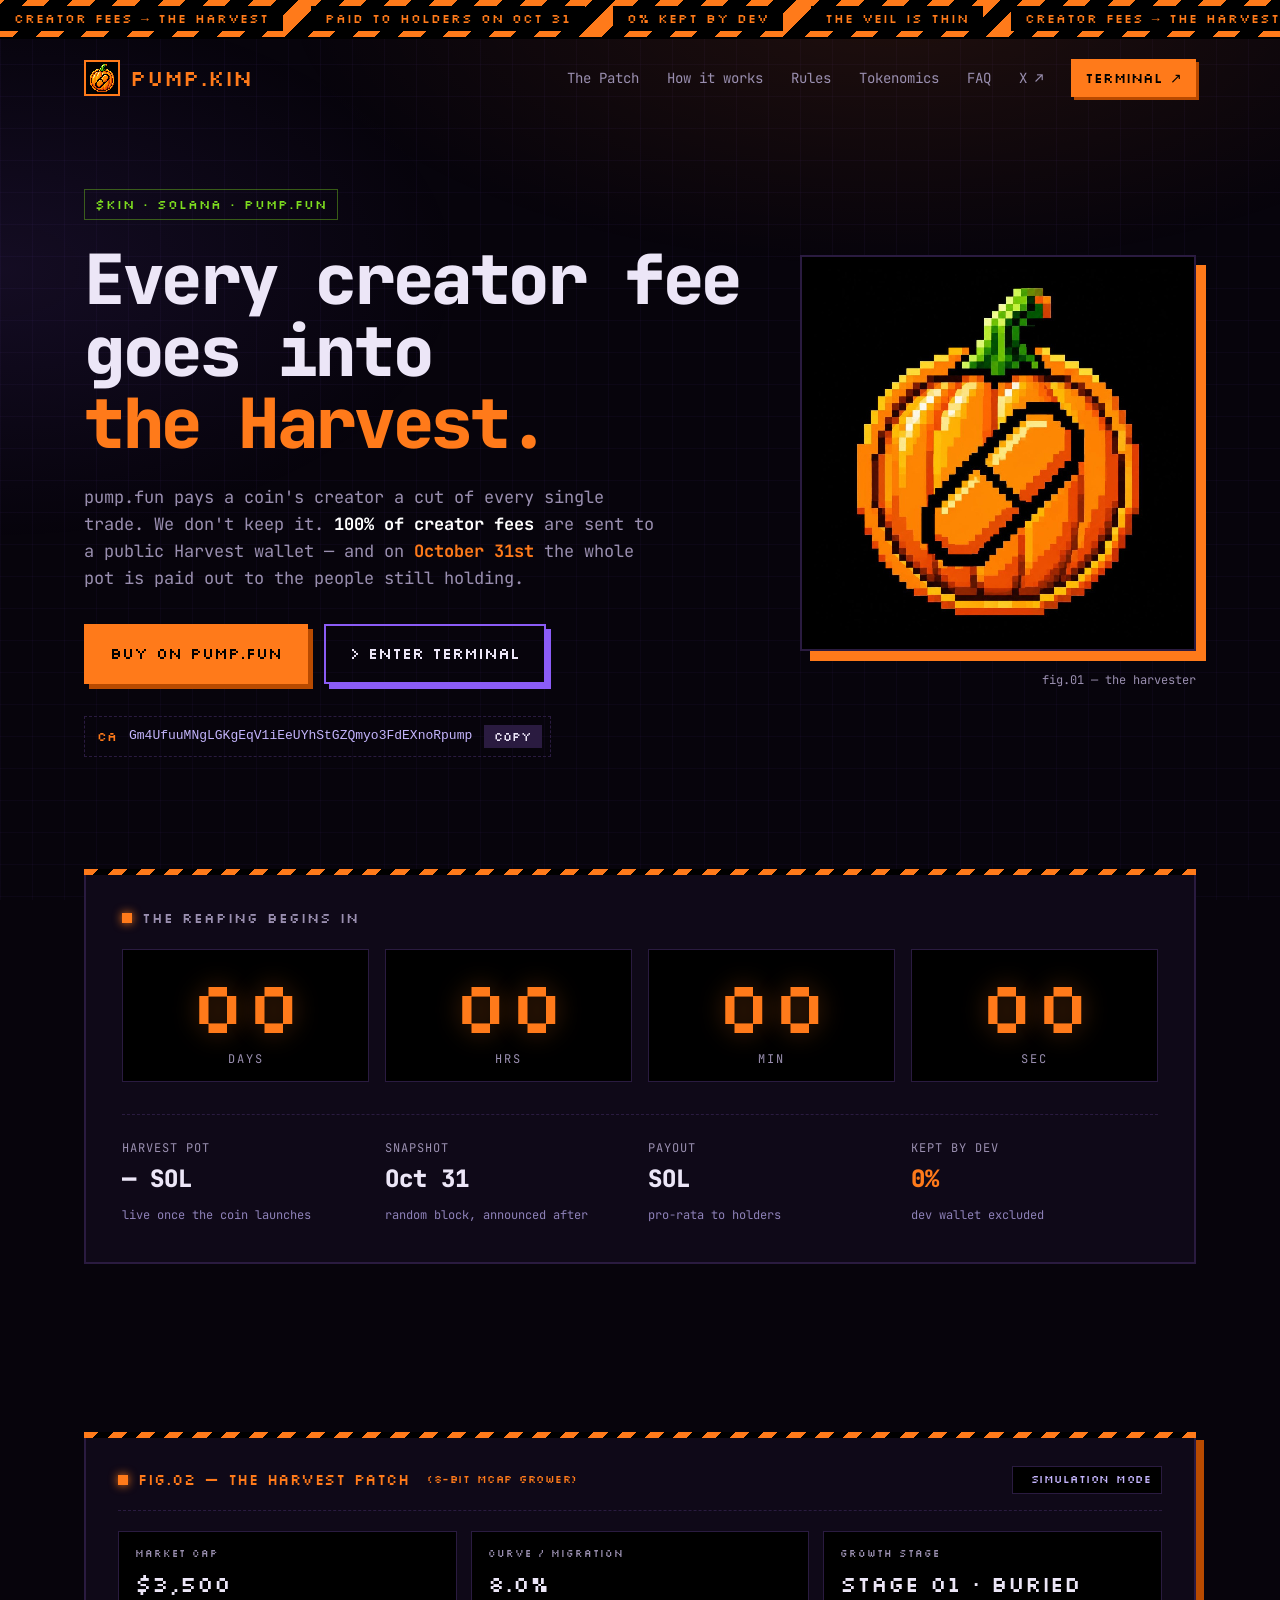
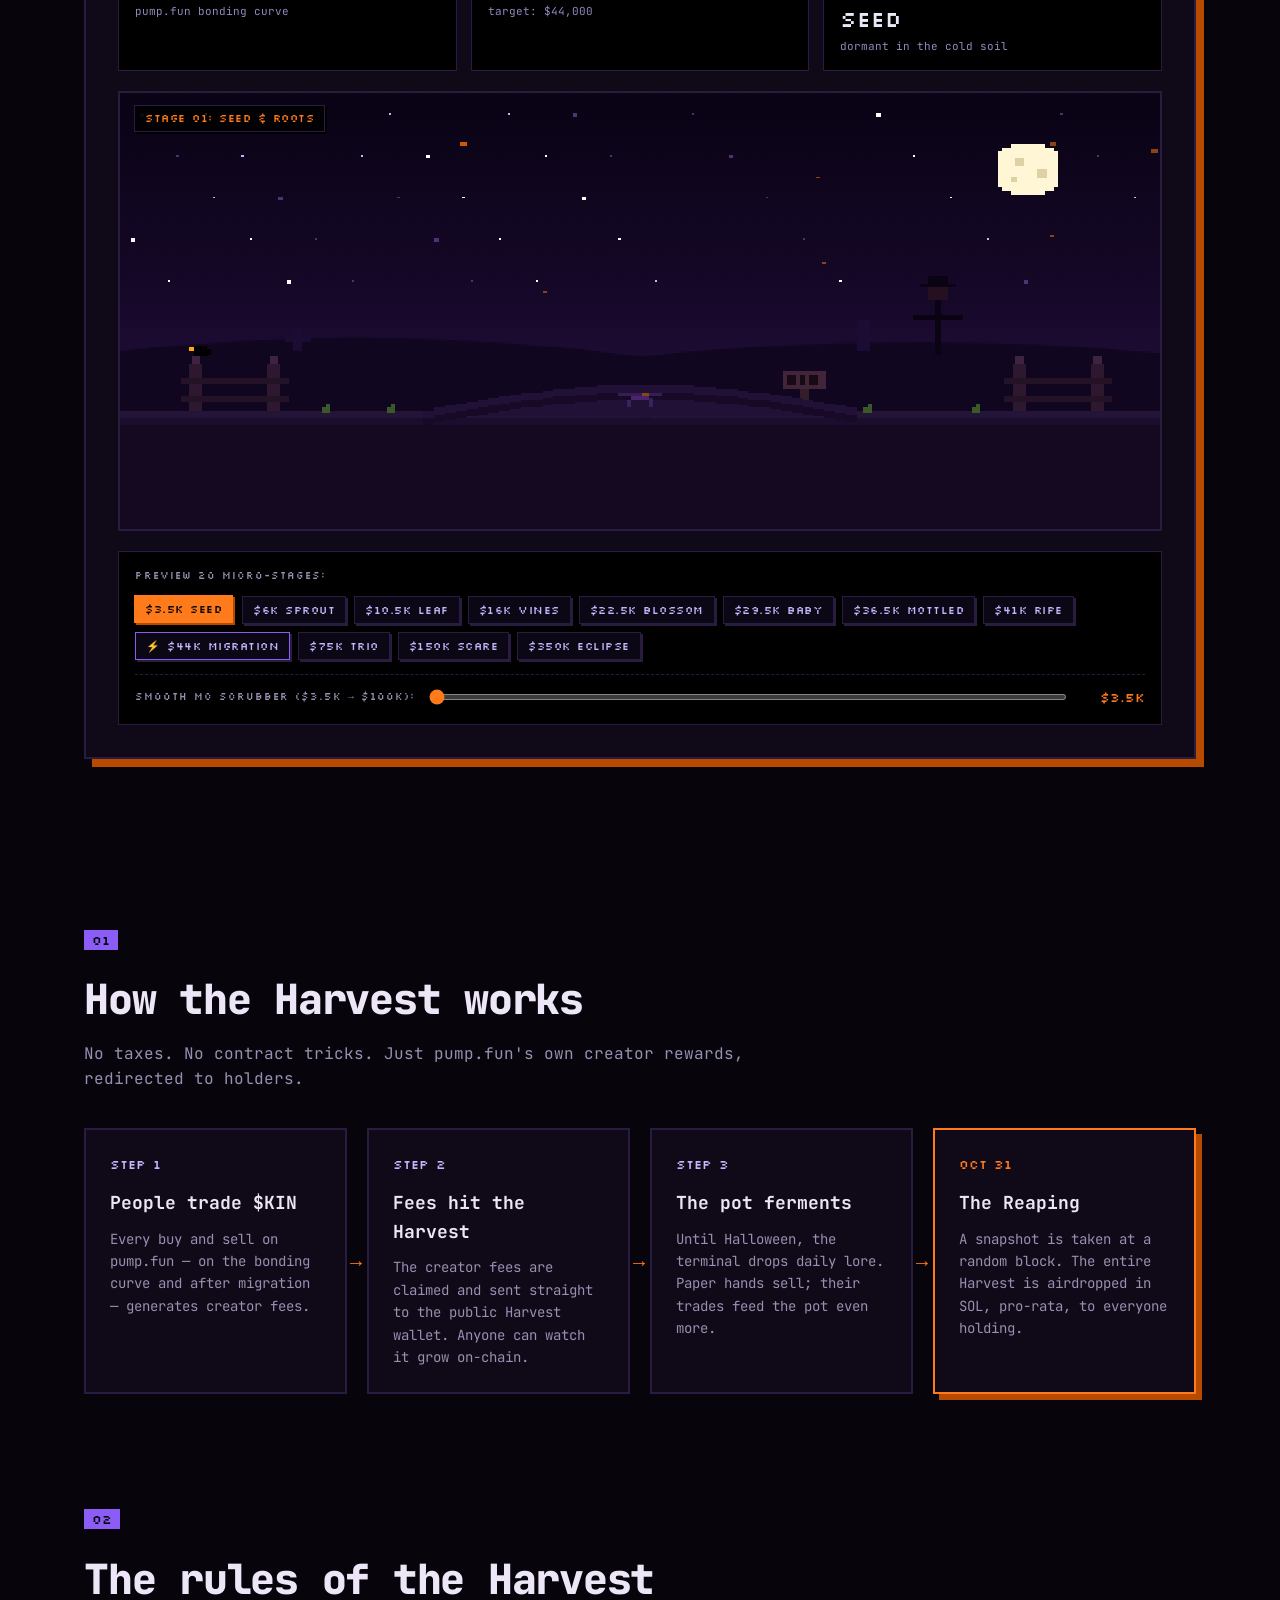
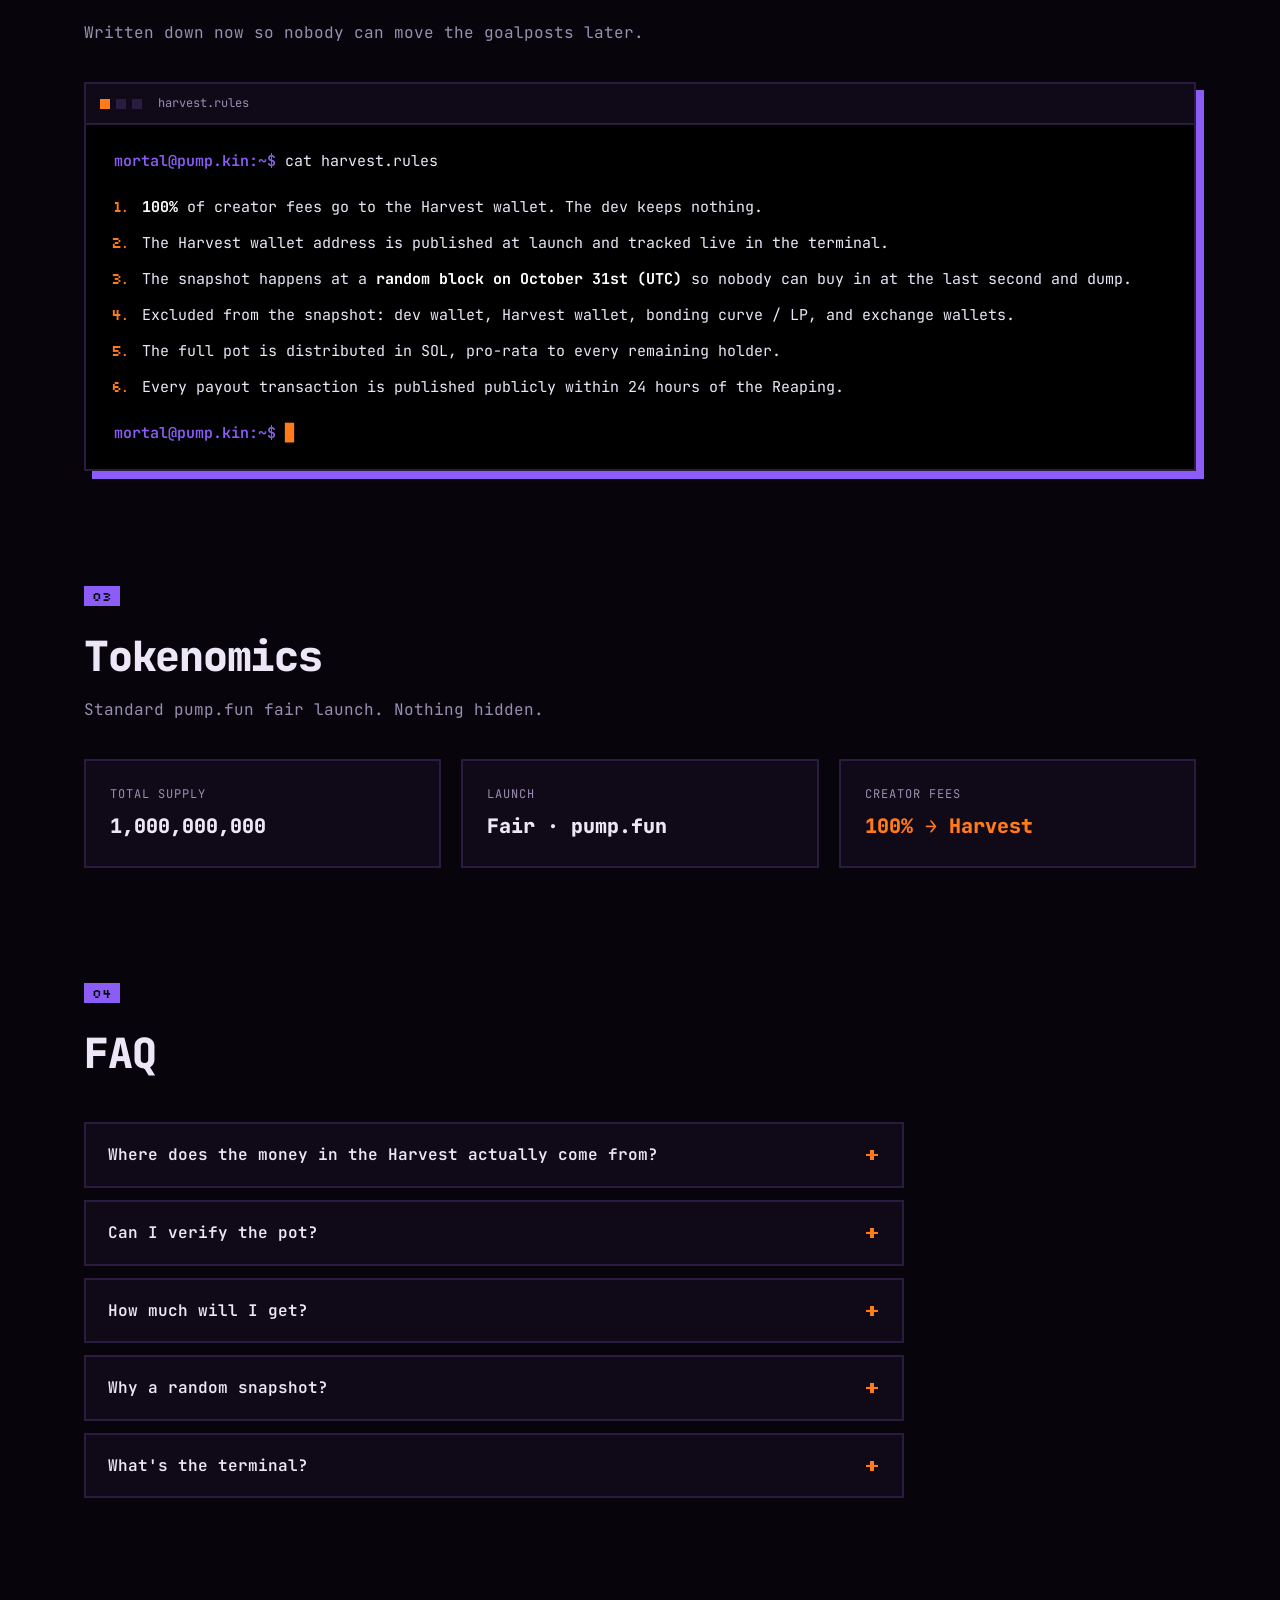
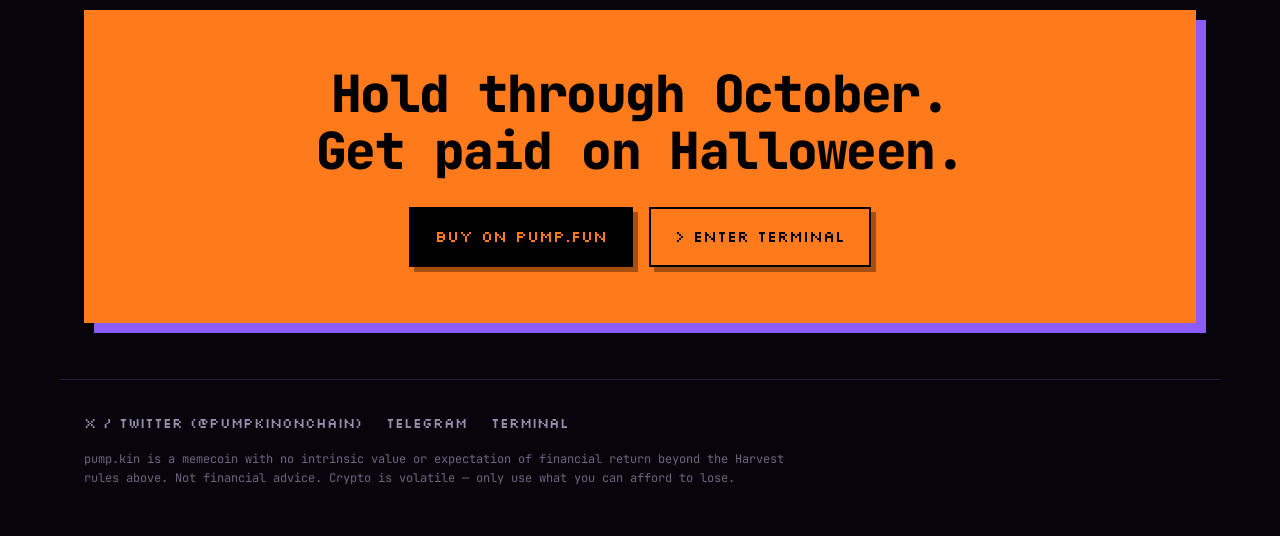
<file: index.html>
<!DOCTYPE html>
<html lang="en">
<head>
    <meta charset="UTF-8">
    <meta name="viewport" content="width=device-width, initial-scale=1.0">
    <title>pump.kin — The Harvest</title>
    <meta name="description" content="Every pump.fun creator fee goes into the Harvest. On October 31st, it gets paid out to the holders.">
    <link rel="icon" type="image/jpeg" href="/favicon.jpg">
    <link rel="preconnect" href="https://fonts.googleapis.com">
    <link rel="preconnect" href="https://fonts.gstatic.com" crossorigin>
    <link href="https://fonts.googleapis.com/css2?family=JetBrains+Mono:wght@400;600;800&family=Silkscreen:wght@400;700&display=swap" rel="stylesheet">
    <link rel="stylesheet" href="landing.css">
</head>
<body>

    <!-- Hazard tape ticker -->
    <div class="tape" aria-hidden="true">
        <div class="tape-track">
            <span>CREATOR FEES → THE HARVEST</span><span>PAID TO HOLDERS ON OCT 31</span><span>0% KEPT BY DEV</span><span>THE VEIL IS THIN</span>
            <span>CREATOR FEES → THE HARVEST</span><span>PAID TO HOLDERS ON OCT 31</span><span>0% KEPT BY DEV</span><span>THE VEIL IS THIN</span>
            <span>CREATOR FEES → THE HARVEST</span><span>PAID TO HOLDERS ON OCT 31</span><span>0% KEPT BY DEV</span><span>THE VEIL IS THIN</span>
            <span>CREATOR FEES → THE HARVEST</span><span>PAID TO HOLDERS ON OCT 31</span><span>0% KEPT BY DEV</span><span>THE VEIL IS THIN</span>
        </div>
    </div>

    <nav class="wrap">
        <a href="#" class="brand">
            <img src="/favicon.jpg" alt="">
            <span>pump.kin</span>
        </a>
        <div class="nav-links">
            <a href="#farm">The Patch</a>
            <a href="#how">How it works</a>
            <a href="#rules">Rules</a>
            <a href="#tokenomics">Tokenomics</a>
            <a href="#faq">FAQ</a>
            <a href="https://x.com/pumpkinonchain" target="_blank" rel="noopener">X ↗</a>
            <a href="/terminal.html" class="nav-cta">Terminal ↗</a>
        </div>
    </nav>

    <!-- HERO -->
    <header class="hero wrap">
        <div class="hero-copy">
            <div class="eyebrow">$KIN · SOLANA · PUMP.FUN</div>
            <h1>Every creator fee goes into <span class="o">the&nbsp;Harvest.</span></h1>
            <p class="lede">
                pump.fun pays a coin's creator a cut of every single trade.
                We don't keep it. <b>100% of creator fees</b> are sent to a public Harvest wallet —
                and on <b class="o">October 31st</b> the whole pot is paid out to the people still holding.
            </p>
            <div class="cta-row">
                <a href="https://pump.fun" target="_blank" rel="noopener" class="btn btn-primary">Buy on pump.fun</a>
                <a href="/terminal.html" class="btn btn-ghost">&gt; Enter terminal</a>
            </div>
            <div class="ca">
                <span class="ca-label">CA</span>
                <code id="ca-value">revealed at launch</code>
                <button id="ca-copy" type="button">copy</button>
            </div>
        </div>

        <div class="hero-art">
            <div class="art-frame">
                <img src="/favicon.jpg" alt="pump.kin pixel pumpkin">
            </div>
            <div class="art-caption">fig.01 — the harvester</div>
        </div>
    </header>

    <!-- COUNTDOWN + POT -->
    <section class="wrap">
        <div class="reaping">
            <div class="reaping-head">
                <span class="dot"></span> THE REAPING BEGINS IN
            </div>
            <div class="countdown" id="countdown">
                <div><span id="cd-d">00</span><small>days</small></div>
                <div><span id="cd-h">00</span><small>hrs</small></div>
                <div><span id="cd-m">00</span><small>min</small></div>
                <div><span id="cd-s">00</span><small>sec</small></div>
            </div>
            <div class="pot-grid">
                <div class="pot">
                    <small>Harvest pot</small>
                    <strong id="pot-value">— SOL</strong>
                    <em id="pot-sub">live once the coin launches</em>
                </div>
                <div class="pot">
                    <small>Snapshot</small>
                    <strong>Oct 31</strong>
                    <em>random block, announced after</em>
                </div>
                <div class="pot">
                    <small>Payout</small>
                    <strong>SOL</strong>
                    <em>pro-rata to holders</em>
                </div>
                <div class="pot">
                    <small>Kept by dev</small>
                    <strong class="o">0%</strong>
                    <em>dev wallet excluded</em>
                </div>
            </div>
        </div>
    </section>

    <!-- THE PUMPKIN PATCH (8-BIT LIVE GROWTH) -->
    <section id="farm" class="wrap">
        <div class="farm-panel">
            <div class="farm-head">
                <div class="farm-title">
                    <span class="dot"></span>
                    <span>FIG.02 — THE HARVEST PATCH</span>
                    <span class="dim" style="font-size:11px; margin-left: 8px;">(8-BIT MCAP GROWER)</span>
                </div>
                <div class="farm-badge" id="farm-badge">
                    <span class="live-dot" id="farm-live-dot"></span>
                    <span id="farm-status-text">SIMULATION MODE</span>
                </div>
            </div>

            <!-- Stats Bar -->
            <div class="farm-metrics">
                <div class="metric">
                    <small>Market Cap</small>
                    <strong id="farm-mc-val">$4,200</strong>
                    <span class="metric-sub" id="farm-mc-sub">pump.fun bonding curve</span>
                </div>
                <div class="metric">
                    <small>Curve / Migration</small>
                    <strong id="farm-curve-val" class="o">9.5%</strong>
                    <span class="metric-sub" id="farm-curve-sub">target: $44,000</span>
                </div>
                <div class="metric">
                    <small>Growth Stage</small>
                    <strong id="farm-stage-val">STAGE 1 · THE SPROUT</strong>
                    <span class="metric-sub" id="farm-stage-sub">breaking ground</span>
                </div>
            </div>

            <!-- 8-Bit Canvas Viewport -->
            <div class="farm-viewport">
                <canvas id="farm-canvas" width="480" height="240"></canvas>
                <div class="farm-overlay-label" id="farm-overlay-label">STAGE 1: SEEDLING</div>
            </div>

            <!-- Interactive Preview / Control Bar -->
            <div class="farm-controls">
                <div class="control-row">
                    <span class="control-label">PREVIEW 20 MICRO-STAGES:</span>
                    <div class="tier-buttons">
                        <button type="button" class="tier-btn active" data-mc="3500">$3.5K SEED</button>
                        <button type="button" class="tier-btn" data-mc="6000">$6K SPROUT</button>
                        <button type="button" class="tier-btn" data-mc="10500">$10.5K LEAF</button>
                        <button type="button" class="tier-btn" data-mc="16000">$16K VINES</button>
                        <button type="button" class="tier-btn" data-mc="22500">$22.5K BLOSSOM</button>
                        <button type="button" class="tier-btn" data-mc="29500">$29.5K BABY</button>
                        <button type="button" class="tier-btn" data-mc="36500">$36.5K MOTTLED</button>
                        <button type="button" class="tier-btn" data-mc="41000">$41K RIPE</button>
                        <button type="button" class="tier-btn tier-btn-migrated" data-mc="44000">⚡ $44K MIGRATION</button>
                        <button type="button" class="tier-btn" data-mc="75000">$75K TRIO</button>
                        <button type="button" class="tier-btn" data-mc="150000">$150K SCARE</button>
                        <button type="button" class="tier-btn" data-mc="350000">$350K ECLIPSE</button>
                    </div>
                </div>
                <div class="slider-row">
                    <span class="slider-label">SMOOTH MC SCRUBBER ($3.5K → $100K):</span>
                    <input type="range" id="farm-slider" min="3500" max="100000" step="250" value="3500">
                    <span class="slider-display" id="farm-slider-display">$3.5K</span>
                </div>
            </div>
        </div>
    </section>

    <!-- HOW IT WORKS -->
    <section id="how" class="wrap">
        <div class="section-head">
            <span class="tag">01</span>
            <h2>How the Harvest works</h2>
            <p>No taxes. No contract tricks. Just pump.fun's own creator rewards, redirected to holders.</p>
        </div>

        <div class="steps">
            <div class="step">
                <div class="step-num">STEP 1</div>
                <h3>People trade $KIN</h3>
                <p>Every buy and sell on pump.fun — on the bonding curve and after migration — generates creator fees.</p>
            </div>
            <div class="step">
                <div class="step-num">STEP 2</div>
                <h3>Fees hit the Harvest</h3>
                <p>The creator fees are claimed and sent straight to the public Harvest wallet. Anyone can watch it grow on-chain.</p>
            </div>
            <div class="step">
                <div class="step-num">STEP 3</div>
                <h3>The pot ferments</h3>
                <p>Until Halloween, the terminal drops daily lore. Paper hands sell; their trades feed the pot even more.</p>
            </div>
            <div class="step step-final">
                <div class="step-num">OCT 31</div>
                <h3>The Reaping</h3>
                <p>A snapshot is taken at a random block. The entire Harvest is airdropped in SOL, pro-rata, to everyone holding.</p>
            </div>
        </div>
    </section>

    <!-- RULES -->
    <section id="rules" class="wrap">
        <div class="section-head">
            <span class="tag">02</span>
            <h2>The rules of the Harvest</h2>
            <p>Written down now so nobody can move the goalposts later.</p>
        </div>

        <div class="term">
            <div class="term-bar"><i></i><i></i><i></i><span>harvest.rules</span></div>
            <div class="term-body">
                <p><span class="p">mortal@pump.kin:~$</span> cat harvest.rules</p>
                <ol>
                    <li><b>100%</b> of creator fees go to the Harvest wallet. The dev keeps nothing.</li>
                    <li>The Harvest wallet address is published at launch and tracked live in the terminal.</li>
                    <li>The snapshot happens at a <b>random block on October 31st (UTC)</b> so nobody can buy in at the last second and dump.</li>
                    <li>Excluded from the snapshot: dev wallet, Harvest wallet, bonding curve / LP, and exchange wallets.</li>
                    <li>The full pot is distributed in SOL, pro-rata to every remaining holder.</li>
                    <li>Every payout transaction is published publicly within 24 hours of the Reaping.</li>
                </ol>
                <p><span class="p">mortal@pump.kin:~$</span> <span class="blink">█</span></p>
            </div>
        </div>
    </section>

    <!-- TOKENOMICS -->
    <section id="tokenomics" class="wrap">
        <div class="section-head">
            <span class="tag">03</span>
            <h2>Tokenomics</h2>
            <p>Standard pump.fun fair launch. Nothing hidden.</p>
        </div>

        <div class="stats">
            <div class="stat"><small>Total supply</small><strong>1,000,000,000</strong></div>
            <div class="stat"><small>Launch</small><strong>Fair · pump.fun</strong></div>
            <div class="stat"><small>Creator fees</small><strong class="o">100% → Harvest</strong></div>
        </div>
    </section>

    <!-- FAQ -->
    <section id="faq" class="wrap">
        <div class="section-head">
            <span class="tag">04</span>
            <h2>FAQ</h2>
        </div>

        <div class="faq">
            <details>
                <summary>Where does the money in the Harvest actually come from?</summary>
                <p>pump.fun rewards coin creators with a share of trading fees on every trade. Normally the dev pockets that. Here, all of it is sent to the Harvest wallet instead. More volume = bigger pot.</p>
            </details>
            <details>
                <summary>Can I verify the pot?</summary>
                <p>Yes. The Harvest wallet address goes public at launch. You can check it on Solscan any time, and the terminal shows the live balance.</p>
            </details>
            <details>
                <summary>How much will I get?</summary>
                <p>Your share of the pot equals your share of eligible supply at the snapshot. Hold 1% of eligible supply, receive 1% of the Harvest.</p>
            </details>
            <details>
                <summary>Why a random snapshot?</summary>
                <p>So people can't ape in one minute before the snapshot and dump the next. If you want the Harvest, hold through October.</p>
            </details>
            <details>
                <summary>What's the terminal?</summary>
                <p>An AI oracle that lives at <a href="/terminal.html">/terminal</a>. It drops a new piece of lore every day until Halloween and answers questions — cryptically.</p>
            </details>
        </div>
    </section>

    <!-- FINAL CTA -->
    <section class="wrap">
        <div class="final">
            <h2>Hold through October.<br>Get paid on Halloween.</h2>
            <div class="cta-row">
                <a href="https://pump.fun" target="_blank" rel="noopener" class="btn btn-dark">Buy on pump.fun</a>
                <a href="/terminal.html" class="btn btn-outline-dark">&gt; Enter terminal</a>
            </div>
        </div>
    </section>

    <footer class="wrap">
        <div class="foot-links">
            <a href="https://x.com/pumpkinonchain" target="_blank" rel="noopener">X / Twitter (@pumpkinonchain)</a>
            <a href="https://t.me" target="_blank" rel="noopener">Telegram</a>
            <a href="/terminal.html">Terminal</a>
        </div>
        <p>pump.kin is a memecoin with no intrinsic value or expectation of financial return beyond the Harvest rules above. Not financial advice. Crypto is volatile — only use what you can afford to lose.</p>
    </footer>

    <script src="config.js"></script>
    <script src="landing.js"></script>
</body>
</html>
</file>
<file: landing.css>
:root {
    --bg: #07040c;
    --panel: #0f0918;
    --line: #2a1b40;
    --orange: #ff7a1a;
    --orange-d: #b84a00;
    --purple: #8b5cf6;
    --purple-l: #c4b5fd;
    --green: #7ddc1f;
    --text: #ece6f7;
    --muted: #9a8fb0;
    --pixel: 'Silkscreen', monospace;
    --mono: 'JetBrains Mono', monospace;
}

* { margin: 0; padding: 0; box-sizing: border-box; }
html { scroll-behavior: smooth; }

body {
    background: var(--bg);
    color: var(--text);
    font-family: var(--mono);
    line-height: 1.6;
    overflow-x: hidden;
}

/* faint grid + top glow */
body::before {
    content: "";
    position: fixed;
    inset: 0;
    background:
        radial-gradient(ellipse 80% 50% at 70% 0%, rgba(255, 122, 26, 0.10), transparent 60%),
        radial-gradient(ellipse 60% 50% at 0% 30%, rgba(139, 92, 246, 0.10), transparent 60%),
        linear-gradient(rgba(139, 92, 246, 0.045) 1px, transparent 1px),
        linear-gradient(90deg, rgba(139, 92, 246, 0.045) 1px, transparent 1px);
    background-size: auto, auto, 32px 32px, 32px 32px;
    pointer-events: none;
    z-index: -1;
}

a { color: inherit; text-decoration: none; }
b { color: #fff; }
.o { color: var(--orange); }
.wrap { max-width: 1160px; margin: 0 auto; padding-left: 24px; padding-right: 24px; }
section { padding-top: 56px; padding-bottom: 56px; }

/* ---------- Hazard tape ---------- */
.tape {
    background: repeating-linear-gradient(-45deg, var(--orange) 0 16px, #000 16px 32px);
    padding: 6px 0;
    overflow: hidden;
    border-bottom: 2px solid #000;
}
.tape-track {
    display: flex;
    width: max-content;
    animation: tape 45s linear infinite;
}
.tape-track span {
    background: #000;
    color: var(--orange);
    font-family: var(--pixel);
    font-size: 13px;
    letter-spacing: 1px;
    padding: 2px 14px;
    margin-right: 28px;
    white-space: nowrap;
}
@keyframes tape { to { transform: translateX(-50%); } }

/* ---------- Nav ---------- */
nav {
    display: flex;
    align-items: center;
    justify-content: space-between;
    padding-top: 20px;
    padding-bottom: 20px;
}
.brand {
    display: flex;
    align-items: center;
    gap: 10px;
    font-family: var(--pixel);
    font-size: 22px;
    color: var(--orange);
}
.brand img {
    width: 36px;
    height: 36px;
    image-rendering: pixelated;
    border: 2px solid var(--orange);
}
.nav-links { display: flex; align-items: center; gap: 28px; font-size: 14px; }
.nav-links a { color: var(--muted); transition: color .15s; }
.nav-links a:hover { color: var(--orange); }
.nav-links .nav-cta {
    color: #000;
    background: var(--orange);
    padding: 8px 14px;
    font-family: var(--pixel);
    box-shadow: 3px 3px 0 var(--orange-d);
}
.nav-links .nav-cta:hover { color: #000; transform: translate(-1px, -1px); box-shadow: 4px 4px 0 var(--orange-d); }

/* ---------- Hero ---------- */
.hero {
    display: grid;
    grid-template-columns: 1.25fr 0.75fr;
    gap: 56px;
    align-items: center;
    padding-top: 72px;
    padding-bottom: 56px;
}
.eyebrow {
    display: inline-block;
    font-family: var(--pixel);
    font-size: 13px;
    color: var(--green);
    border: 1px solid rgba(125, 220, 31, 0.4);
    padding: 4px 10px;
    margin-bottom: 24px;
    letter-spacing: 1px;
}
.hero h1 {
    font-size: clamp(2.4rem, 5.4vw, 4.4rem);
    font-weight: 800;
    line-height: 1.04;
    letter-spacing: -0.035em;
    margin-bottom: 24px;
}
.lede {
    font-size: 17px;
    color: var(--muted);
    max-width: 580px;
    margin-bottom: 32px;
}

.cta-row { display: flex; gap: 16px; flex-wrap: wrap; }

.btn {
    display: inline-block;
    font-family: var(--pixel);
    font-size: 16px;
    padding: 15px 24px;
    border: 2px solid transparent;
    transition: transform .12s, box-shadow .12s, background .12s;
    cursor: pointer;
}
.btn:hover { transform: translate(-2px, -2px); }
.btn:active { transform: translate(2px, 2px); box-shadow: none !important; }

.btn-primary { background: var(--orange); color: #000; box-shadow: 5px 5px 0 var(--orange-d); }
.btn-primary:hover { box-shadow: 7px 7px 0 var(--orange-d); }
.btn-ghost { color: var(--text); border-color: var(--purple); box-shadow: 5px 5px 0 var(--purple); }
.btn-ghost:hover { background: rgba(139, 92, 246, 0.12); box-shadow: 7px 7px 0 var(--purple); }

.ca {
    display: inline-flex;
    align-items: center;
    gap: 12px;
    margin-top: 32px;
    border: 1px dashed var(--line);
    padding: 8px 8px 8px 12px;
    font-size: 13px;
    max-width: 100%;
}
.ca-label { font-family: var(--pixel); color: var(--orange); }
.ca code { color: var(--purple-l); overflow: hidden; text-overflow: ellipsis; white-space: nowrap; }
.ca button {
    font-family: var(--pixel);
    font-size: 12px;
    background: var(--line);
    color: var(--text);
    border: none;
    padding: 4px 10px;
    cursor: pointer;
}
.ca button:hover { background: var(--purple); }

.hero-art { justify-self: center; width: 100%; max-width: 400px; }
.art-frame {
    background: #000;
    border: 2px solid var(--line);
    box-shadow: 10px 10px 0 var(--orange);
    padding: 12px;
}
.art-frame img {
    display: block;
    width: 100%;
    image-rendering: pixelated;
    animation: bob 4s ease-in-out infinite;
}
@keyframes bob { 50% { transform: translateY(-10px); } }
.art-caption {
    margin-top: 20px;
    font-size: 12px;
    color: var(--muted);
    text-align: right;
}

/* ---------- Reaping panel ---------- */
.reaping {
    background: var(--panel);
    border: 2px solid var(--line);
    padding: 36px;
    position: relative;
}
.reaping::before {
    content: "";
    position: absolute;
    top: -2px; left: -2px; right: -2px;
    height: 6px;
    background: repeating-linear-gradient(-45deg, var(--orange) 0 10px, #000 10px 20px);
}
.reaping-head {
    font-family: var(--pixel);
    font-size: 14px;
    color: var(--muted);
    display: flex;
    align-items: center;
    gap: 10px;
    letter-spacing: 1px;
}
.dot {
    width: 10px; height: 10px;
    background: var(--orange);
    box-shadow: 0 0 10px var(--orange);
    animation: pulse 1.2s steps(2) infinite;
}
@keyframes pulse { 50% { opacity: .2; } }

.countdown {
    display: grid;
    grid-template-columns: repeat(4, 1fr);
    gap: 16px;
    margin: 20px 0 32px;
}
.countdown div {
    border: 1px solid var(--line);
    background: #000;
    text-align: center;
    padding: 18px 8px 12px;
}
.countdown span {
    display: block;
    font-family: var(--pixel);
    font-size: clamp(2.2rem, 6.5vw, 4.6rem);
    line-height: 1;
    color: var(--orange);
    text-shadow: 0 0 24px rgba(255, 122, 26, 0.35);
}
.countdown small {
    display: block;
    margin-top: 8px;
    font-size: 12px;
    color: var(--muted);
    text-transform: uppercase;
    letter-spacing: 2px;
}

.pot-grid {
    display: grid;
    grid-template-columns: repeat(4, 1fr);
    border-top: 1px dashed var(--line);
    padding-top: 24px;
    gap: 16px;
}
.pot small { display: block; font-size: 12px; color: var(--muted); text-transform: uppercase; letter-spacing: 1px; }
.pot strong { display: block; font-size: 24px; font-weight: 800; margin: 2px 0; }
.pot em { font-style: normal; font-size: 12px; color: var(--purple-l); opacity: .7; }

/* ---------- Section heads ---------- */
.section-head { margin-bottom: 36px; max-width: 680px; }
.tag {
    font-family: var(--pixel);
    font-size: 13px;
    color: #000;
    background: var(--purple);
    padding: 2px 8px;
}
.section-head h2 {
    font-size: clamp(1.8rem, 3.6vw, 2.6rem);
    font-weight: 800;
    letter-spacing: -0.03em;
    margin: 14px 0 8px;
}
.section-head p { color: var(--muted); }

/* ---------- Steps ---------- */
.steps {
    display: grid;
    grid-template-columns: repeat(4, 1fr);
    gap: 20px;
}
.step {
    background: var(--panel);
    border: 2px solid var(--line);
    padding: 24px;
    position: relative;
    transition: border-color .15s, transform .15s;
}
.step:hover { border-color: var(--purple); transform: translateY(-3px); }
.step:not(:last-child)::after {
    content: "→";
    position: absolute;
    right: -17px;
    top: 50%;
    transform: translateY(-50%);
    font-family: var(--pixel);
    color: var(--orange);
    font-size: 20px;
    z-index: 2;
    background: var(--bg);
    line-height: 1;
}
.step-num { font-family: var(--pixel); font-size: 13px; color: var(--purple-l); margin-bottom: 14px; }
.step h3 { font-size: 18px; margin-bottom: 10px; }
.step p { font-size: 14px; color: var(--muted); }
.step-final { border-color: var(--orange); box-shadow: 6px 6px 0 var(--orange-d); }
.step-final .step-num { color: var(--orange); }
.step-final:hover { border-color: var(--orange); }

/* ---------- Terminal rules block ---------- */
.term { border: 2px solid var(--line); background: #000; box-shadow: 8px 8px 0 var(--purple); }
.term-bar {
    display: flex;
    align-items: center;
    gap: 6px;
    padding: 10px 14px;
    border-bottom: 2px solid var(--line);
    background: var(--panel);
}
.term-bar i { width: 10px; height: 10px; background: var(--line); }
.term-bar i:first-child { background: var(--orange); }
.term-bar span { margin-left: 10px; font-size: 12px; color: var(--muted); }
.term-body { padding: 24px 28px; font-size: 15px; }
.term-body .p { color: var(--purple); font-weight: 600; }
.term-body ol { margin: 16px 0 16px 22px; color: var(--text); }
.term-body li { padding: 6px 0; padding-left: 6px; }
.term-body li::marker { color: var(--orange); font-family: var(--pixel); }
.blink { animation: pulse 1s steps(2) infinite; color: var(--orange); }

/* ---------- Stats ---------- */
.stats { display: grid; grid-template-columns: repeat(3, 1fr); gap: 20px; }
.stat { border: 2px solid var(--line); background: var(--panel); padding: 24px; }
.stat small { display: block; font-size: 12px; color: var(--muted); text-transform: uppercase; letter-spacing: 1px; margin-bottom: 6px; }
.stat strong { font-size: 20px; font-weight: 800; }

/* ---------- FAQ ---------- */
.faq { display: grid; gap: 12px; max-width: 820px; }
.faq details { border: 2px solid var(--line); background: var(--panel); }
.faq details[open] { border-color: var(--purple); }
.faq summary {
    cursor: pointer;
    list-style: none;
    padding: 18px 22px;
    font-weight: 600;
    display: flex;
    justify-content: space-between;
    gap: 16px;
}
.faq summary::-webkit-details-marker { display: none; }
.faq summary::after { content: "+"; font-family: var(--pixel); color: var(--orange); }
.faq details[open] summary::after { content: "−"; }
.faq details p { padding: 0 22px 20px; color: var(--muted); font-size: 15px; }
.faq details a { color: var(--orange); text-decoration: underline; }

/* ---------- Final CTA ---------- */
.final {
    background: var(--orange);
    color: #000;
    padding: 56px 40px;
    text-align: center;
    box-shadow: 10px 10px 0 var(--purple);
}
.final h2 {
    font-size: clamp(1.8rem, 4.2vw, 3.2rem);
    font-weight: 800;
    letter-spacing: -0.03em;
    line-height: 1.1;
    margin-bottom: 28px;
}
.final .cta-row { justify-content: center; }
.btn-dark { background: #000; color: var(--orange); box-shadow: 5px 5px 0 rgba(0, 0, 0, 0.35); }
.btn-outline-dark { border-color: #000; color: #000; box-shadow: 5px 5px 0 rgba(0, 0, 0, 0.35); }
.btn-outline-dark:hover { background: rgba(0, 0, 0, 0.08); }

/* ---------- Footer ---------- */
footer {
    border-top: 1px solid var(--line);
    margin-top: 40px;
    padding-top: 32px;
    padding-bottom: 48px;
    color: var(--muted);
    font-size: 12px;
}
.foot-links { display: flex; gap: 24px; margin-bottom: 16px; font-family: var(--pixel); font-size: 14px; }
.foot-links a:hover { color: var(--orange); }
footer p { max-width: 720px; opacity: .7; }

/* ---------- 8-Bit Harvest Patch ---------- */
.farm-panel {
    background: var(--panel);
    border: 2px solid var(--line);
    box-shadow: 8px 8px 0 var(--orange-d);
    padding: 32px;
    position: relative;
    margin-top: 56px;
    margin-bottom: 56px;
}
.farm-panel::before {
    content: "";
    position: absolute;
    top: -2px; left: -2px; right: -2px;
    height: 6px;
    background: repeating-linear-gradient(-45deg, var(--orange) 0 10px, #000 10px 20px);
}
.farm-head {
    display: flex;
    justify-content: space-between;
    align-items: center;
    border-bottom: 1px dashed var(--line);
    padding-bottom: 16px;
    margin-bottom: 20px;
    flex-wrap: wrap;
    gap: 12px;
}
.farm-title {
    font-family: var(--pixel);
    font-size: 15px;
    color: var(--orange);
    display: flex;
    align-items: center;
    gap: 10px;
    letter-spacing: 0.5px;
}
.farm-badge {
    font-family: var(--pixel);
    font-size: 11px;
    padding: 4px 10px;
    border: 1px solid var(--line);
    background: #000;
    color: var(--purple-l);
    display: flex;
    align-items: center;
    gap: 8px;
    letter-spacing: 0.5px;
}
.farm-metrics {
    display: grid;
    grid-template-columns: repeat(3, 1fr);
    gap: 14px;
    margin-bottom: 20px;
}
.farm-metrics .metric {
    background: #000;
    border: 1px solid var(--line);
    padding: 14px 16px;
}
.farm-metrics small {
    display: block;
    font-family: var(--pixel);
    font-size: 10px;
    color: var(--muted);
    text-transform: uppercase;
    letter-spacing: 1px;
}
.farm-metrics strong {
    display: block;
    font-family: var(--pixel);
    font-size: clamp(16px, 2.2vw, 22px);
    margin: 4px 0 2px;
    color: var(--text);
    font-weight: 400;
}
.metric-sub {
    display: block;
    font-size: 11px;
    color: var(--purple-l);
    opacity: .75;
}
.farm-viewport {
    position: relative;
    background: #06020c;
    border: 2px solid var(--line);
    overflow: hidden;
    width: 100%;
    aspect-ratio: 2 / 1;
    max-height: 440px;
    box-shadow: inset 0 0 30px rgba(0, 0, 0, 0.9);
}
.farm-rumble {
    animation: rumble 0.12s ease-in-out infinite;
    border-color: var(--orange) !important;
    box-shadow: 0 0 24px rgba(255, 122, 26, 0.5), inset 0 0 30px rgba(0, 0, 0, 0.9) !important;
}
@keyframes rumble {
    0% { transform: translate(0, 0); }
    25% { transform: translate(-3px, 2px); }
    50% { transform: translate(3px, -2px); }
    75% { transform: translate(-2px, -3px); }
    100% { transform: translate(0, 0); }
}
#farm-canvas {
    width: 100%;
    height: 100%;
    display: block;
    image-rendering: pixelated;
    image-rendering: crisp-edges;
}
.farm-overlay-label {
    position: absolute;
    top: 12px;
    left: 14px;
    font-family: var(--pixel);
    font-size: 11px;
    color: var(--orange);
    background: rgba(0, 0, 0, 0.85);
    border: 1px solid var(--line);
    padding: 4px 10px;
    letter-spacing: 0.5px;
    pointer-events: none;
    box-shadow: 2px 2px 0 #000;
}
.farm-controls {
    margin-top: 20px;
    background: #000;
    border: 1px solid var(--line);
    padding: 16px;
    display: flex;
    flex-direction: column;
    gap: 14px;
}
.control-row {
    display: flex;
    align-items: center;
    justify-content: space-between;
    flex-wrap: wrap;
    gap: 12px;
}
.control-label, .slider-label {
    font-family: var(--pixel);
    font-size: 10px;
    color: var(--muted);
    letter-spacing: 1px;
    flex-shrink: 0;
}
.tier-buttons {
    display: flex;
    flex-wrap: wrap;
    gap: 8px;
}
.tier-btn {
    font-family: var(--pixel);
    font-size: 11px;
    background: rgba(139, 92, 246, 0.08);
    color: var(--purple-l);
    border: 1px solid var(--line);
    box-shadow: 2px 2px 0 var(--line);
    padding: 6px 10px;
    cursor: pointer;
    transition: all .1s;
    letter-spacing: 0.5px;
}
.tier-btn:hover {
    border-color: var(--orange);
    color: var(--orange);
}
.tier-btn.active {
    background: var(--orange);
    color: #000;
    border-color: var(--orange);
    box-shadow: 2px 2px 0 var(--orange-d);
    transform: translate(-1px, -1px);
}
.tier-btn-migrated {
    border-color: var(--purple);
    color: #c4b5fd;
}
.slider-row {
    display: flex;
    align-items: center;
    gap: 14px;
    border-top: 1px dashed var(--line);
    padding-top: 12px;
}
#farm-slider {
    flex: 1;
    height: 6px;
    accent-color: var(--orange);
    background: var(--line);
    cursor: pointer;
}
.slider-display {
    font-family: var(--pixel);
    font-size: 13px;
    color: var(--orange);
    min-width: 64px;
    text-align: right;
}

@media (max-width: 760px) {
    .farm-metrics { grid-template-columns: 1fr; gap: 8px; }
    .farm-panel { padding: 20px 16px; }
    .control-row { flex-direction: column; align-items: flex-start; }
}

/* ---------- Responsive ---------- */
@media (max-width: 960px) {
    .hero { grid-template-columns: 1fr; gap: 48px; padding-top: 40px; }
    .hero-art { max-width: 320px; }
    .steps, .stats, .pot-grid { grid-template-columns: repeat(2, 1fr); }
    .step:not(:last-child)::after { display: none; }
    .nav-links a:not(.nav-cta) { display: none; }
}
@media (max-width: 560px) {
    .steps, .stats { grid-template-columns: 1fr; }
    .countdown { gap: 8px; }
    .reaping { padding: 24px 18px; }
    .final { padding: 40px 20px; }
    .term-body { padding: 18px; font-size: 14px; }
}
</file>
